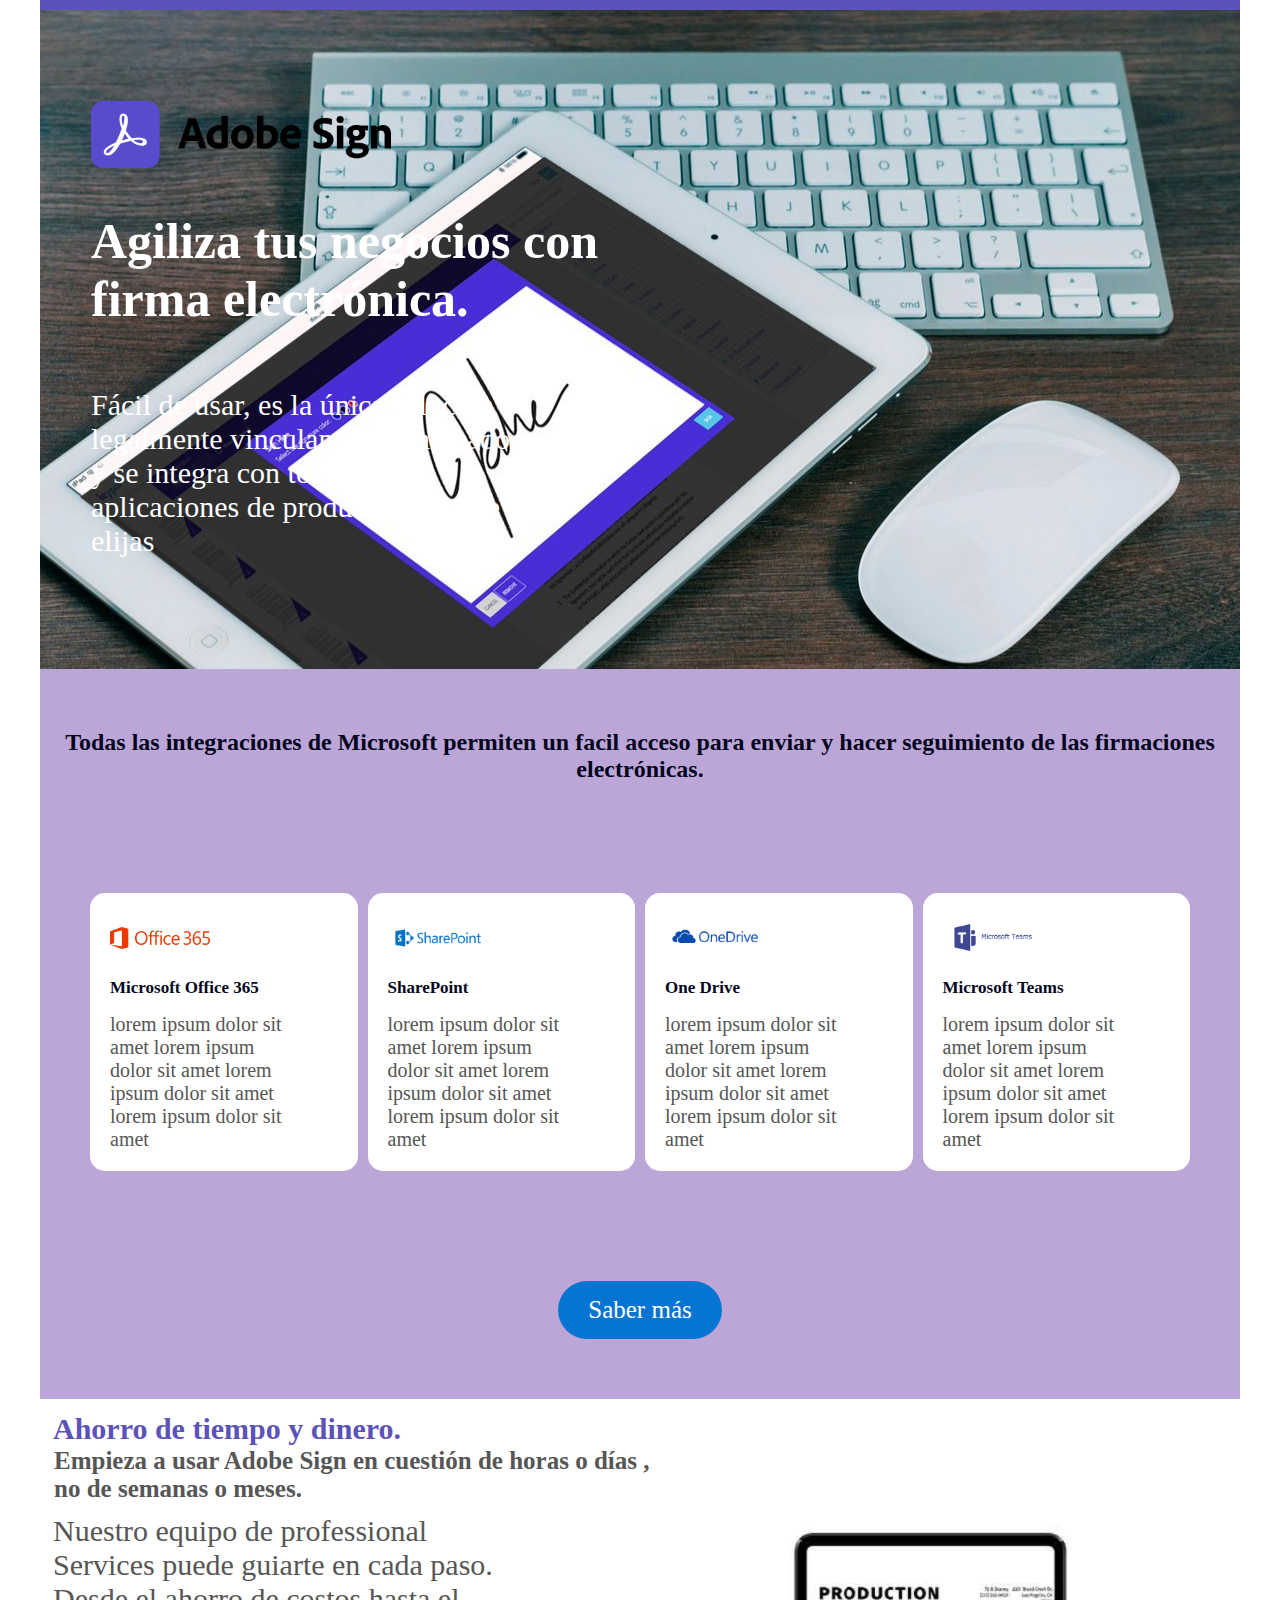
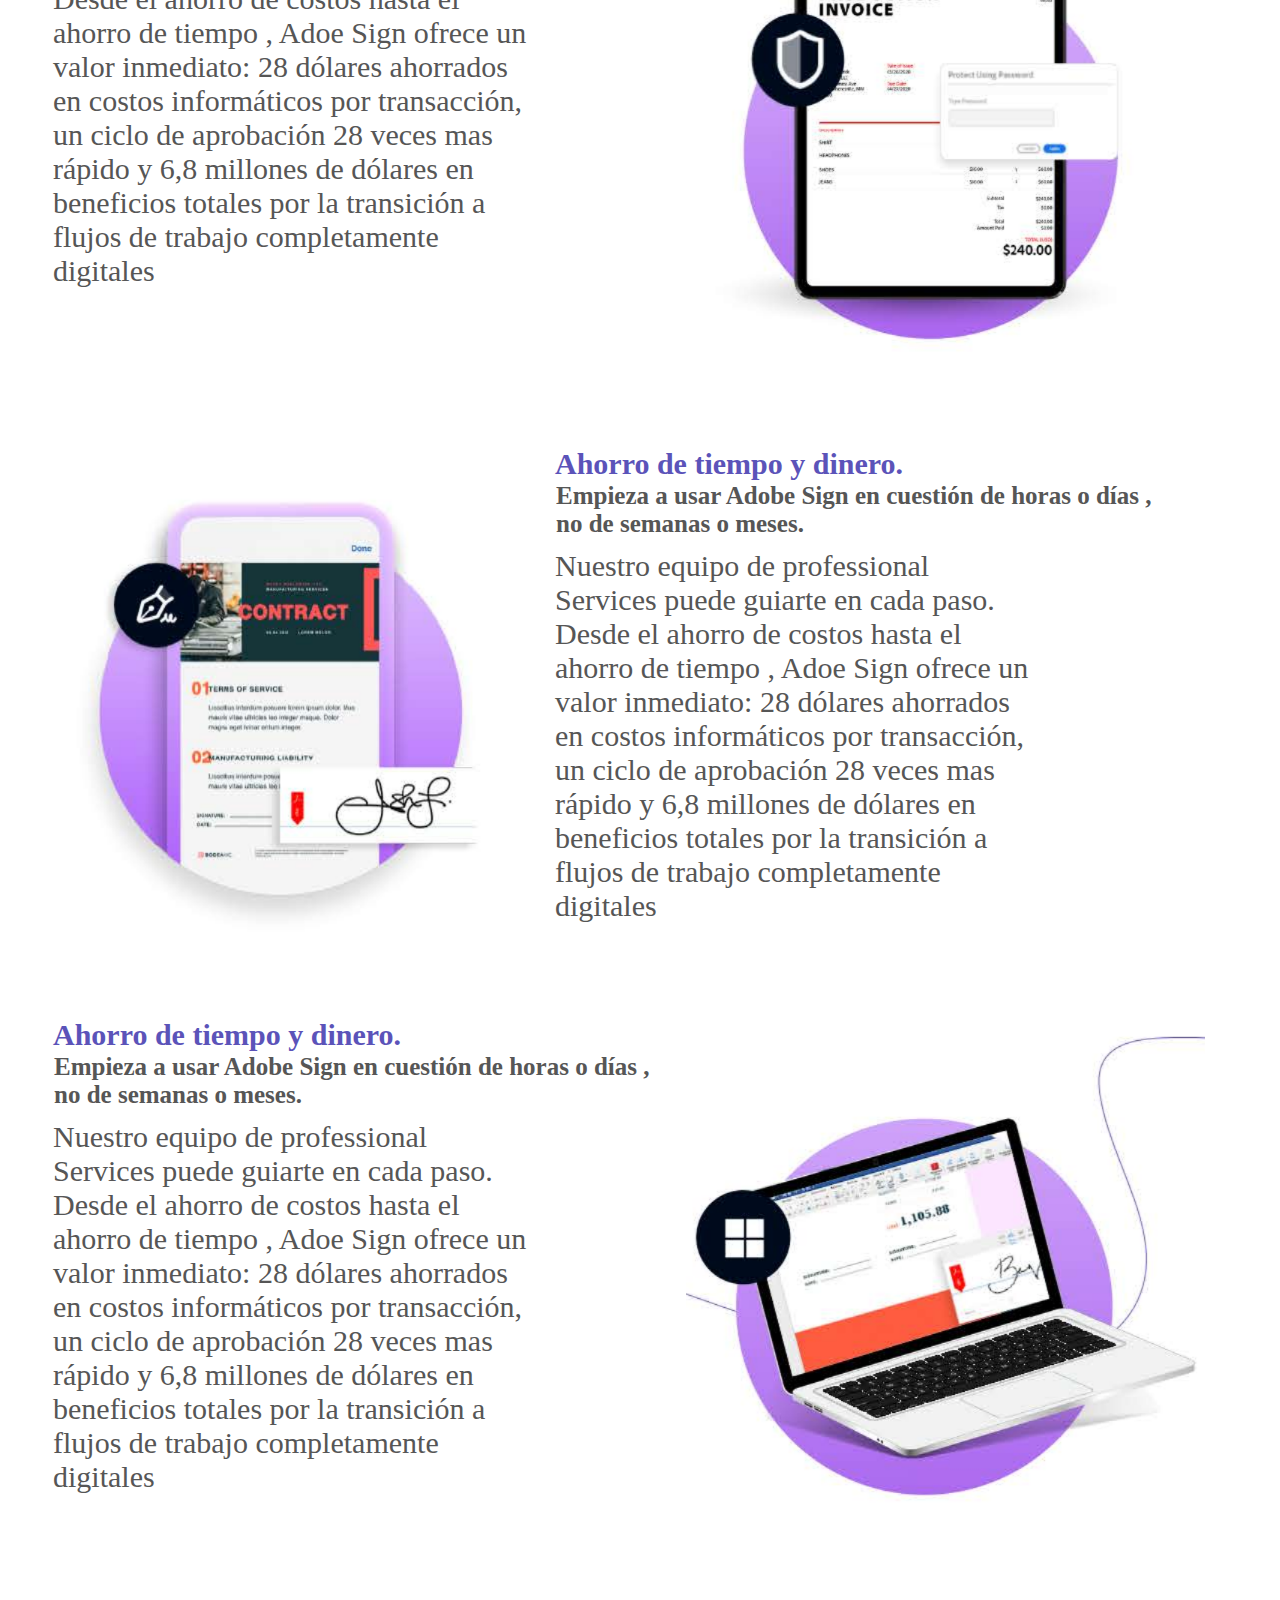
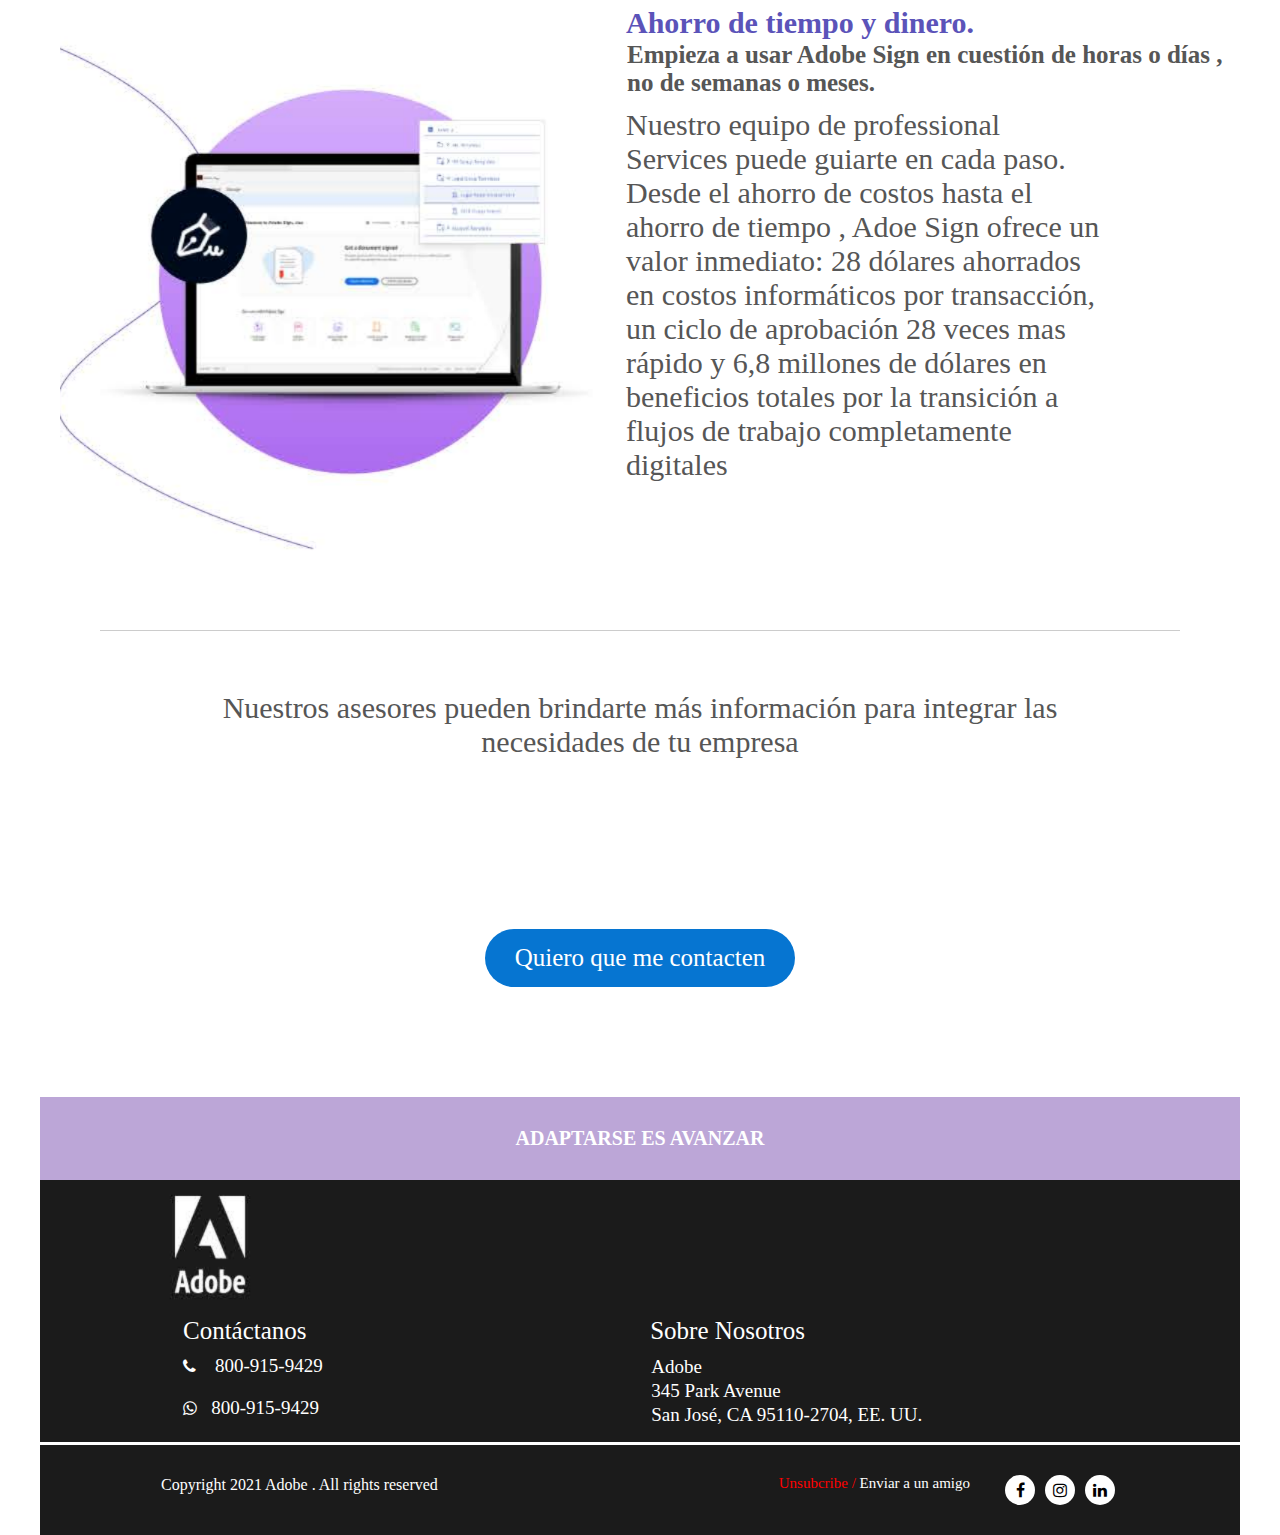
<file: index.html>
<!DOCTYPE html>
<html lang="en">

<head>
    <meta charset="UTF-8">
    <meta http-equiv="X-UA-Compatible" content="IE=edge">
    <link rel="stylesheet" href="./styles/styles.css">
    <link rel="stylesheet" href="https://maxcdn.bootstrapcdn.com/font-awesome/4.4.0/css/font-awesome.min.css">
    <meta name="viewport" content="width=device-width, initial-scale=1.0">
    <title>Adobe Sign</title>
</head>

<body>
    <div class="line"></div>
    <main>
        <section class="sections first">
            <div class="content-landing">
                <div class="container-landing">
                    <div class="logo">
                        <img src="./assets/img/logo.png" atl='image' />
                    </div>
                    <h1>Agiliza tus negocios con firma electrónica.</h1>
                    <p class="descriptionPage">Fácil de usar, es la única solución legalmente vinculante del mercado y
                        se
                        integra con todas las
                        aplicaciones de productividad que elijas
                    </p>
                </div>
            </div>
        </section>
        <section class="sections two">
            <h2 class="subtitle">Todas las integraciones de Microsoft permiten un facil acceso para enviar y hacer
                seguimiento de las firmaciones electrónicas.</h2>
            <div class="contentCard">
                <div class="card">
                    <div class="content-icon-card">
                        <img style='width: inherit' src="./assets/img/logooffice.png" atl='image' />
                    </div>
                    <h2 class="title-card">Microsoft Office 365</h2>
                    <p class="description-card">lorem ipsum dolor sit amet lorem ipsum dolor sit amet lorem ipsum dolor
                        sit amet lorem ipsum
                        dolor sit amet</p>
                </div>
                <div class="card">
                    <div class="content-icon-card">
                        <img style='width: inherit' src="./assets/img/logoshare.png" atl='image' />
                    </div>
                    <h2 class="title-card">SharePoint</h2>
                    <p class="description-card">lorem ipsum dolor sit amet lorem ipsum dolor sit amet lorem ipsum dolor
                        sit amet lorem ipsum
                        dolor sit amet</p>
                </div>
                <div class="card">
                    <div class="content-icon-card">
                        <img style='width: inherit' src="./assets/img/OneDrive-Logo.png" atl='image' />
                    </div>
                    <h2 class="title-card">One Drive</h2>
                    <p class="description-card">lorem ipsum dolor sit amet lorem ipsum dolor sit amet lorem ipsum dolor
                        sit amet lorem ipsum
                        dolor sit amet</p>
                </div>
                <div class="card">
                    <div class="content-icon-card">
                        <img style='width: inherit' src="./assets/img/teamlogo.png" atl='image' />
                    </div>
                    <h2 class="title-card">Microsoft Teams </h2>
                    <p class="description-card">lorem ipsum dolor sit amet lorem ipsum dolor sit amet lorem ipsum dolor
                        sit amet lorem ipsum
                        dolor sit amet</p>
                </div>
            </div>
            <button type="button" class="btn btn-primary">Saber más</button>
        </section>
        <section class="sections three">
            <div class="contentBlock">
                <div class="card-Info">
                    <h2 class="title">Ahorro de tiempo y dinero.</h2>
                    <p class="text-bold" style="font-weight: 900;">Empieza a usar Adobe Sign en cuestión de horas o días
                        , no de semanas o meses.</p>
                    <p class="description">Nuestro equipo de professional Services puede guiarte en cada paso. Desde el
                        ahorro de costos hasta el ahorro de tiempo , Adoe Sign ofrece un
                        valor inmediato: 28 dólares ahorrados en costos informáticos por transacción, un ciclo de
                        aprobación 28 veces mas rápido
                        y 6,8 millones de dólares en beneficios totales por la transición a flujos de trabajo
                        completamente digitales</p>
                </div>
                <div class="card">
                    <img style='width: inherit' src="./assets/img/img1.png" atl='image' />
                </div>
            </div>
            <div class="contentBlock">
                <div class="card">
                    <img style='width: inherit' src="./assets/img/img2.png" atl='image' />
                </div>
                <div class="card-Info">
                    <h2 class="title">Ahorro de tiempo y dinero.</h2>
                    <p class="text-bold" style="font-weight: 900;">Empieza a usar Adobe Sign en cuestión de horas o días
                        , no de semanas o meses.</p>
                    <p class="description">Nuestro equipo de professional Services puede guiarte en cada paso. Desde el
                        ahorro de costos hasta el ahorro de tiempo , Adoe Sign ofrece un
                        valor inmediato: 28 dólares ahorrados en costos informáticos por transacción, un ciclo de
                        aprobación 28 veces mas rápido
                        y 6,8 millones de dólares en beneficios totales por la transición a flujos de trabajo
                        completamente digitales</p>
                </div>
            </div>
            <div class="contentBlock">
                <div class="card-Info">
                    <h2 class="title">Ahorro de tiempo y dinero.</h2>
                    <p class="text-bold" style="font-weight: 900;">Empieza a usar Adobe Sign en cuestión de horas o días
                        , no de semanas o meses.</p>
                    <p class="description">Nuestro equipo de professional Services puede guiarte en cada paso. Desde el
                        ahorro de costos hasta el ahorro de tiempo , Adoe Sign ofrece un
                        valor inmediato: 28 dólares ahorrados en costos informáticos por transacción, un ciclo de
                        aprobación 28 veces mas rápido
                        y 6,8 millones de dólares en beneficios totales por la transición a flujos de trabajo
                        completamente digitales</p>
                </div>
                <div class="card">
                    <img style='width: inherit' src="./assets/img/img3.png" atl='image' />
                </div>
            </div>
            <div class="contentBlock">
                <div class="card">
                    <img style='width: inherit' src="./assets/img/img4.png" atl='image' />
                </div>
                <div class="card-Info">
                    <h2 class="title">Ahorro de tiempo y dinero.</h2>
                    <p class="text-bold" style="font-weight: 900;">Empieza a usar Adobe Sign en cuestión de horas o días
                        , no de semanas o meses.</p>
                    <p class="description">Nuestro equipo de professional Services puede guiarte en cada paso. Desde el
                        ahorro de costos hasta el ahorro de tiempo , Adoe Sign ofrece un
                        valor inmediato: 28 dólares ahorrados en costos informáticos por transacción, un ciclo de
                        aprobación 28 veces mas rápido
                        y 6,8 millones de dólares en beneficios totales por la transición a flujos de trabajo
                        completamente digitales</p>
                </div>
            </div>
            <hr />
        </section>
        <p class="paragraph">Nuestros asesores pueden brindarte más información para integrar las necesidades de tu
            empresa</p>
        <div class="center">
            <button type="button" class="btn btn-primary">Quiero que me contacten</button>
        </div>
        <footer>
            <div class="slogan">
                <h2>ADAPTARSE ES AVANZAR</h2>
            </div>
            <div class="content">
                <div class="content-logo">
                    <img style='width: inherit' src="./assets/img/mainlogo.png" atl='image' />
                </div>
                <div class="contentBlock">
                    <div class="SocialInfo">
                        <span class="Contact-title">Contáctanos</span>
                        <li><i class="fa fa-phone" aria-hidden="true"></i><a href="http://"> &nbsp;&nbsp;
                                800-915-9429</a></li>
                        <li><i class="fa fa-whatsapp" aria-hidden="true"></i><a href="http://">&nbsp;&nbsp;
                                800-915-9429</a></li>
                    </div>
                    <div class="SocialInfo">
                        <span class="title-about">Sobre Nosotros</span>
                        <span class="about-text">Adobe</span>
                        <span class="about-text">345 Park Avenue</span>
                        <span class="about-text">San José, CA 95110-2704, EE. UU.</span>
                    </div>
                </div>
            </div>
            <div class="contentCopy">
                <div class="Copyright">
                    <span class="text-Copyright">Copyright 2021 Adobe . All rights reserved</span>
                    <div class='subcription'>
                        <h2 class="send-subcription"><span>Unsubcribe / </span> Enviar a un amigo </h2>
                        <div class="content-social">
                            <div class="copyright-icon">
                                <i class="fa fa-facebook icon" aria-hidden="true"></i>
                            </div>
                            <div class="copyright-icon">
                                <i class="fa fa-instagram icon" aria-hidden="true"></i>
                            </div>
                            <div class="copyright-icon">
                                <i class="fa fa-linkedin icon" aria-hidden="true"></i>
                            </div>
                        </div>
                    </div>
                </div>
            </div>
        </footer>
    </main>
</body>

</html>
</file>
<file: styles/styles.css>
:root {
    --PColor: #bca6d7;
    --SColor: #5b53b9;
    --BGColor: #ffffff;
    --BLColor: #0675d1;
    --SBColor: #03061d;
    --FColor: #1b1b1b;
}

* {
    padding: 0;
    margin: 0;
}

hr {
    border: none;
    height: 1px;
    background-color: #ccc;
    width: 90%;
    margin: auto;
}

main {
    max-width: 1200px;
    width: 100%;
    margin: auto;
}

a {
    color: var(--BGColor);
    text-decoration: none;
    font-size: 19px;
    font-family: PFont-Light;
    font-weight: 100;
}

li {
    list-style: none;
    margin: 10px;
}

.sections {
    height: 100%;
    width: 100%;
}

.first {
    border-top: 10px solid var(--SColor);
}

.content-landing {
    background: url(../assets/img/bg.jpg);
    background-repeat: no-repeat;
    background-size: cover;
    padding: 1px;
}

.container-landing {
    padding: 50px
}

.logo>img {
    object-fit: contain;
    width: 300px;
}

.logo {
    margin: 40px 0px;
}

.two {
    display: flex;
    justify-content: center;
    background-color: var(--PColor);
    align-items: center;
    flex-direction: column;
}

h1 {
    font-family: PFont-Bold;
    font-size: 50px;
    color: var(--BGColor);
    width: 50%;
}

.btn-primary {
    font-family: PFont-Bold;
    font-size: 25px;
    color: var(--BGColor);
    background-color: var(--BLColor);
    border: none;
    outline: none;
    padding: 15px 30px;
    margin: 60px 0px;
    border-radius: 30px;
    cursor: pointer;
    transition: .1s ease;
}

.title-card {
    font-family: PFont-Bold;
    color: var(--SBColor);
    text-align: start;
    font-size: 17px;
    margin: 15px 0px;
}

.subtitle {
    font-family: PFont-Bold;
    color: var(--SBColor);
    text-align: center;
    margin: 60px 0px;
}

.contentCard {
    display: grid;
    grid-template-columns: repeat(4, 1fr);
    background-color: var(--PColor);
    gap: 10px;
    margin: 50px;
}

.card {
    border-radius: 15px;
    width: auto;
    padding: 20px;
    background-color: var(--BGColor);
}

.contentBlock {
    display: flex;
    flex-direction: row;
    flex-wrap: wrap;
    width: 100%;
}

.card-Info {
    width: 50%;
    padding: 13px;
    background-color: var(--BGColor);
    display: flex;
    justify-content: flex-start;
    align-items: flex-start;
    flex-direction: column
}

.SocialInfo {
    width: 47%;
    padding: 13px;
    display: flex;
    flex-direction: column
}

p {
    font-family: PFont-Regular;
}

.fa {
    color: var(--BGColor);
}

.slogan {
    background-color: var(--PColor);
    padding: 30px;
}

.content-logo {
    width: 100px;
}

.Contact-title {
    color: var(--BGColor);
    font-size: 25px;
    font-family: PFont-Regular;
    margin-left: 10px;
}

.title-about {
    color: var(--BGColor);
    font-size: 25px;
    font-family: PFont-Regular;
    margin-bottom: 10px;
}

.slogan>h2 {
    font-size: 20px;
    font-family: PFont-Regular;
    color: var(--BGColor);
    text-align: center;
}

.about-text {
    color: var(--BGColor);
    font-size: 19px;
    font-family: PFont-Light;
    font-weight: 100;
    margin: 1px;
}

.description {
    color: #565656;
    font-size: 30px;
    width: 80%;
    margin: 10px 0px;
}

.description-card {
    color: #565656;
    font-size: 20px;
    width: 80%;
}

.text-Copyright {
    color: var(--BGColor);
    font-size: 16px;
    font-family: PFont-Light;
    font-weight: 100;
    margin: 1px;
}

.text-bold {
    color: #565656;
    font-size: 25px;
    font-family: PFont-Bold;
    font-weight: 700;
    margin: 1px;
}

.Copyright {
    display: flex;
    justify-content: space-between;
    width: 80%;
    margin: auto;
    padding: 30px;
}

.center {
    display: flex;
    justify-content: center;
    width: 80%;
    margin: auto;
    padding: 50px 0px;
}

.title {
    font-family: PFont-Bold;
    font-size: 30px;
    color: var(--SColor);
}

.copyright-icon {
    border-radius: 100%;
    background-color: var(--BGColor);
    color: #000;
    width: 30px;
    height: 30px;
    text-align: center;
    align-items: center;
    display: flex;
    justify-content: center;
    margin: 0px 5px;
}

.icon {
    color: #000;
}

.paragraph {
    color: #565656;
    font-size: 30px;
    text-align: center;
    width: 80%;
    margin: 60px auto;
}

.descriptionPage {
    color: var(--BGColor);
    font-size: 30px;
    width: 40%;
    margin: 60px 0px;
}

footer {
    background-color: var(--FColor);
}

.content {
    width: 80%;
    margin: auto;
}

.contentCopy {
    border-top: 3px solid var(--BGColor);
    width: 100%;
}

.content-social {
    display: flex;
    justify-content: space-around;
}

.subcription {
    display: flex;
}

.send-subcription {
    font-family: PFont-Light;
    font-size: 15px;
    font-weight: 100;
    color: var(--BGColor);
    margin-right: 30px;
}

.send-subcription>span {
    font-family: PFont-Light;
    font-size: 15px;
    font-weight: 100;
    color: red;
}

.content-icon-card {
    width: 100px;
    height: 50px;
    display: flex;
    justify-content: center;
    align-items: center;
}

.content-icon-card>img {
    object-fit: contain;
}

@media (max-width: 768px) {
    .contentCard {
        grid-template-columns: 1fr;
    }
    .card {
        width: 80%;
        margin: auto;
    }
    .card-Info {
        width: 100%;
    }
    h1 {
        font-size: 25px;
    }
    .descriptionPage {
        font-size: 25px;
        width: auto;
    }
    .subtitle{
        width: 80%;
        
    }
    .description {
        font-size: 25px;
    }
    .text-bold {
        font-size: 25px;
    }
    .btn-primary {
        font-size: 19px;
        margin: 0px;
    }
    .SocialInfo {
        width: auto;
    }
    .Copyright {
        flex-direction: column;
    }
    .text-Copyright {
        margin-bottom: 10px;
    }
    @font-face {
        font-family: PFont-Bold;
        src: url('../assets/fonts/Pastoral-Bold.otf')
    }
    @font-face {
        font-family: PFont-Regular;
        src: url('../assets/fonts/Pastoral-Regular.otf')
    }
    @font-face {
        font-family: PFont-Medium;
        src: url('../assets/fonts/Pastoral-Medium.otf')
    }
    @font-face {
        font-family: PFont-Light;
        src: url('../assets/fonts/Pastoral-Light.otf')
    }
</file>
